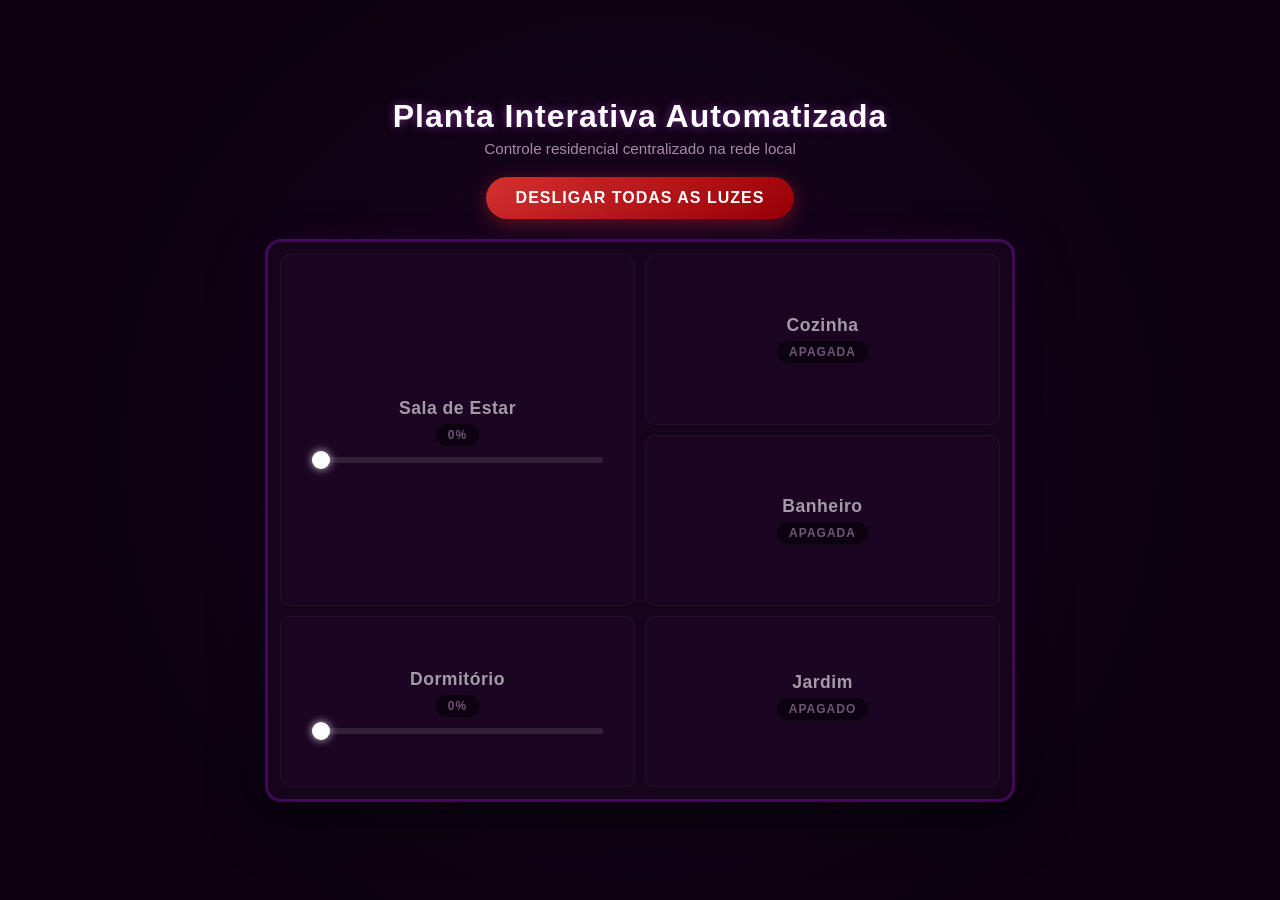
<file: index.html>
<!DOCTYPE html>
<html lang="pt-BR">
<head>
    <meta charset="UTF-8">
    <meta name="viewport" content="width=device-width, initial-scale=1.0">
    <title>Planta Interativa - Controle de Luzes</title>
    <style>
        :root {
            --purple-x11: #AA1ADA;
            --hyper-magenta: #BB1DF0;
            --neon-violet: #CB4FF0;
            --violet: #DA81EF;
            --bg-dark: #0b020e;
            --wall-color: #3a074d;
            --text-light: #ffffff;
            --panel-bg: #16041c;
        }

        * {
            box-sizing: border-box;
            margin: 0;
            padding: 0;
            font-family: 'Segoe UI', Roboto, Helvetica, Arial, sans-serif;
        }

        body {
            background-color: var(--bg-dark);
            color: var(--text-light);
            display: flex;
            flex-direction: column;
            align-items: center;
            justify-content: center;
            min-height: 100vh;
            padding: 20px;
            background-image: radial-gradient(circle at center, #1f0529 0%, var(--bg-dark) 70%);
        }

        h1 {
            margin-bottom: 5px;
            font-size: 2rem;
            color: #ffffff;
            text-shadow: 0 0 10px rgba(203, 79, 240, 0.5);
            letter-spacing: 1px;
        }

        p {
            margin-bottom: 20px;
            color: #a68ba9;
            font-size: 0.95rem;
            font-weight: 300;
        }

        /* Botão Master Desligar Tudo */
        .btn-master {
            margin-bottom: 20px;
            padding: 12px 30px;
            background: linear-gradient(135deg, #d32f2f 0%, #9a0007 100%);
            color: white;
            border: none;
            border-radius: 30px;
            font-weight: bold;
            font-size: 1rem;
            cursor: pointer;
            box-shadow: 0 5px 20px rgba(211, 47, 47, 0.4);
            transition: all 0.2s ease;
            text-transform: uppercase;
            letter-spacing: 1px;
        }

        .btn-master:hover {
            transform: translateY(-2px);
            box-shadow: 0 8px 25px rgba(211, 47, 47, 0.6);
        }

        /* Container da Planta */
        .planta-container {
            width: 100%;
            max-width: 750px;
            aspect-ratio: 4 / 3;
            background-color: var(--panel-bg);
            border: 3px solid rgba(170, 26, 218, 0.3);
            border-radius: 16px;
            display: grid;
            grid-template-columns: repeat(4, 1fr);
            grid-template-rows: repeat(3, 1fr);
            gap: 10px;
            padding: 12px;
            box-shadow: 0 20px 50px rgba(0, 0, 0, 0.7), 0 0 30px rgba(170, 26, 218, 0.1);
        }

        /* Estilização Geral dos Cômodos */
        .comodo {
            background-color: rgba(37, 9, 46, 0.4);
            border: 1px solid rgba(255, 255, 255, 0.05);
            border-radius: 10px;
            display: flex;
            flex-direction: column;
            align-items: center;
            justify-content: center;
            position: relative;
            transition: border-color 0.3s, box-shadow 0.1s, background-color 0.1s;
            padding: 15px;
            backdrop-filter: blur(5px);
        }

        .comodo-nome {
            font-weight: 600;
            font-size: 1.1rem;
            margin-bottom: 4px;
            color: rgba(255, 255, 255, 0.6);
            letter-spacing: 0.5px;
            transition: color 0.3s;
        }

        .status-luz {
            font-size: 0.75rem;
            text-transform: uppercase;
            font-weight: 600;
            letter-spacing: 1px;
            padding: 4px 12px;
            border-radius: 20px;
            background-color: rgba(0, 0, 0, 0.5);
            color: #705575;
            border: 1px solid rgba(255, 255, 255, 0.03);
            transition: all 0.3s ease;
            margin-bottom: 10px;
        }

        .container-slider {
            width: 90%;
            display: flex;
            flex-direction: column;
            align-items: center;
        }

        .slider-controle {
            -webkit-appearance: none;
            appearance: none;
            width: 100%;
            height: 6px;
            background: rgba(255, 255, 255, 0.1);
            border-radius: 10px;
            outline: none;
        }

        .slider-controle::-webkit-slider-thumb {
            -webkit-appearance: none;
            appearance: none;
            width: 18px;
            height: 18px;
            border-radius: 50%;
            background: #ffffff;
            cursor: pointer;
            box-shadow: 0 0 8px rgba(255, 255, 255, 0.8);
        }

        .btn-comodo { cursor: pointer; user-select: none; }
        .btn-comodo:hover {
            border-color: rgba(211, 104, 240, 0.4);
            background-color: rgba(37, 9, 46, 0.7);
        }

        .btn-comodo .status-luz { margin-bottom: 0; }

        /* Posicionamento do Grid */
        .sala { grid-column: 1 / 3; grid-row: 1 / 3; }
        .cozinha { grid-column: 3 / 5; grid-row: 1 / 2; }
        .banheiro { grid-column: 3 / 5; grid-row: 2 / 3; }
        .quarto { grid-column: 1 / 3; grid-row: 3 / 4; }
        .jardim { grid-column: 3 / 5; grid-row: 3 / 4; }

        /* Cozinha, Banheiro e Jardim acesos */
        .cozinha.aceso { 
            background-color: var(--hyper-magenta); 
            box-shadow: inset 0 0 30px rgba(0,0,0,0.2), 0 0 20px rgba(187, 29, 240, 0.4); 
        }
        .banheiro.aceso { 
            background-color: var(--violet); 
            box-shadow: inset 0 0 30px rgba(0,0,0,0.2), 0 0 20px rgba(218, 129, 239, 0.4); 
        }
        .jardim.aceso {
            background-color: rgba(26, 188, 156, 0.5);
            box-shadow: inset 0 0 30px rgba(0,0,0,0.2), 0 0 20px rgba(26, 188, 156, 0.5);
            border-color: rgba(26, 188, 156, 0.8);
        }

        .comodo.aceso .comodo-nome { color: #ffffff; }
        .comodo.aceso .status-luz { background-color: #ffffff; color: #000000; }
    </style>
</head>
<body>

    <h1>Planta Interativa Automatizada</h1>
    <p>Controle residencial centralizado na rede local</p>

    <button class="btn-master" onclick="desligarTodas()">Desligar Todas as Luzes</button>

    <div class="planta-container">
    
        <div id="sala" class="comodo sala">
            <span class="comodo-nome">Sala de Estar</span>
            <span class="status-luz" id="pct-sala">0%</span>
            <div class="container-slider">
                <input type="range" id="slider-sala" min="0" max="255" value="0" class="slider-controle" oninput="ajustarSliderPorUsuario('S', this.value, 'sala', 'pct-sala', 170, 26, 218)">
            </div>
        </div>

        <div id="cozinha" class="comodo cozinha btn-comodo" onclick="alternarLuz(this, 'C', 'c')">
            <span class="comodo-nome">Cozinha</span>
            <span class="status-luz">Apagada</span>
        </div>

        <div id="banheiro" class="comodo banheiro btn-comodo" onclick="alternarLuz(this, 'B', 'b')">
            <span class="comodo-nome">Banheiro</span>
            <span class="status-luz">Apagada</span>
        </div>

        <div id="quarto" class="comodo quarto">
            <span class="comodo-nome">Dormitório</span>
            <span class="status-luz" id="pct-quarto">0%</span>
            <div class="container-slider">
                <input type="range" id="slider-quarto" min="0" max="255" value="0" class="slider-controle" oninput="ajustarSliderPorUsuario('Q', this.value, 'quarto', 'pct-quarto', 203, 79, 240)">
            </div>
        </div>

        <div id="jardim" class="comodo jardim">
            <span class="comodo-nome">Jardim</span>
            <span class="status-luz" id="status-jardim">Apagado</span>
        </div>

    </div>

    <script>
        const IP_REDE = "10.139.26.80"; // Seu IP de rede local
        
        let timersHardware = { 'S': null, 'Q': null };
        let tempoUltimoEnvio = 0; // Registra quando o usuário mexeu na tela por último

        function enviarComandoHardware(letra, valor = "") {
            fetch(`http://${IP_REDE}:8080/?comando=${letra}${valor}`)
                .catch(erro => console.error("Erro no comando:", erro));
        }

        // Atualiza a tela imediatamente e agenda o envio para a serial
        function ajustarSliderPorUsuario(letraComodo, valor, idElemento, idTextoPct, r, g, b) {
            tempoUltimoEnvio = Date.now(); // Bloqueia a sincronização externa temporariamente
            atualizarVisualSlider(valor, idElemento, idTextoPct, r, g, b);

            clearTimeout(timersHardware[letraComodo]);
            timersHardware[letraComodo] = setTimeout(() => {
                enviarComandoHardware(letraComodo, valor);
            }, 40);
        }

        // Função reutilizável para pintar o fundo e mudar a porcentagem das salas
        function atualizarVisualSlider(valor, idElemento, idTextoPct, r, g, b) {
            const elemento = document.getElementById(idElemento);
            const textoPct = document.getElementById(idTextoPct);
            const porcentagem = Math.round((valor / 255) * 100);
            
            textoPct.innerText = `${porcentagem}%`;
            const fatorOpacidade = valor / 255;

            if(valor > 0) {
                elemento.style.backgroundColor = `rgba(${r}, ${g}, ${b}, ${0.15 + (fatorOpacidade * 0.75)})`;
                elemento.style.borderColor = `rgba(255, 255, 255, ${0.05 + (fatorOpacidade * 0.2)})`;
            } else {
                elemento.style.backgroundColor = "rgba(37, 9, 46, 0.4)";
                elemento.style.borderColor = "rgba(255, 255, 255, 0.05)";
            }
        }

        function alternarLuz(comodo, letraLigar, letraDesligar) {
            tempoUltimoEnvio = Date.now();
            comodo.classList.toggle('aceso');
            const statusTxt = comodo.querySelector('.status-luz');
            
            if (comodo.classList.contains('aceso')) {
                statusTxt.innerText = "Acesa";
                enviarComandoHardware(letraLigar);
            } else {
                statusTxt.innerText = "Apagada";
                enviarComandoHardware(letraDesligar);
            }
        }

        function desligarTodas() {
            tempoUltimoEnvio = Date.now();
            enviarComandoHardware('X'); // Envia o comando mestre 'X'
            
            // Força a interface a zerar tudo imediatamente antes do próximo ciclo de atualização
            document.getElementById('slider-sala').value = 0;
            document.getElementById('slider-quarto').value = 0;
            atualizarVisualSlider(0, 'sala', 'pct-sala', 170, 26, 218);
            atualizarVisualSlider(0, 'quarto', 'pct-quarto', 203, 79, 240);
            
            document.getElementById('cozinha').classList.remove('aceso');
            document.getElementById('cozinha').querySelector('.status-luz').innerText = "Apagada";
            document.getElementById('banheiro').classList.remove('aceso');
            document.getElementById('banheiro').querySelector('.status-luz').innerText = "Apagada";
        }

        // --- SISTEMA INTERATIVO DE ATUALIZAÇÃO AUTOMÁTICA ---
        function sincronizarStatusComArduino() {
            // Se o usuário interagiu com a tela nos últimos 2,5 segundos, espera para não travar o dedo dele
            if (Date.now() - tempoUltimoEnvio < 2500) return;

            fetch(`http://${IP_REDE}:8080/status`)
                .then(res => res.json())
                .then(dados => {
                    if (!dados || Object.keys(dados).length === 0) return;

                    // 1. Sincroniza Sala de Estar
                    document.getElementById('slider-sala').value = dados.S;
                    atualizarVisualSlider(dados.S, 'sala', 'pct-sala', 170, 26, 218);

                    // 2. Sincroniza Quarto
                    document.getElementById('slider-quarto').value = dados.Q;
                    atualizarVisualSlider(dados.Q, 'quarto', 'pct-quarto', 203, 79, 240);

                    // 3. Sincroniza Cozinha
                    const cz = document.getElementById('cozinha');
                    if (dados.C === 1) { cz.classList.add('aceso'); cz.querySelector('.status-luz').innerText = "Acesa"; }
                    else { cz.classList.remove('aceso'); cz.querySelector('.status-luz').innerText = "Apagada"; }

                    // 4. Sincroniza Banheiro
                    const bh = document.getElementById('banheiro');
                    if (dados.B === 1) { bh.classList.add('aceso'); bh.querySelector('.status-luz').innerText = "Acesa"; }
                    else { bh.classList.remove('aceso'); bh.querySelector('.status-luz').innerText = "Apagada"; }

                    // 5. Sincroniza Jardim de Acordo com o LDR Físico
                    const jd = document.getElementById('jardim');
                    const txtJd = document.getElementById('status-jardim');
                    if (dados.J > 0) {
                        jd.classList.add('aceso');
                        let pctJardim = Math.round((dados.J / 255) * 100);
                        txtJd.innerText = `Aceso (${pctJardim}%)`;
                    } else {
                        jd.classList.remove('aceso');
                        txtJd.innerText = "Apagado";
                    }
                })
                .catch(err => console.log("Aguardando conexao com o servidor..."));
        }

        // Inicia o loop de sincronização perpétuo a cada 2 segundos
        window.addEventListener('load', () => {
            setInterval(sincronizarStatusComArduino, 2000);
        });
    </script>
</body>
</html>
</file>
